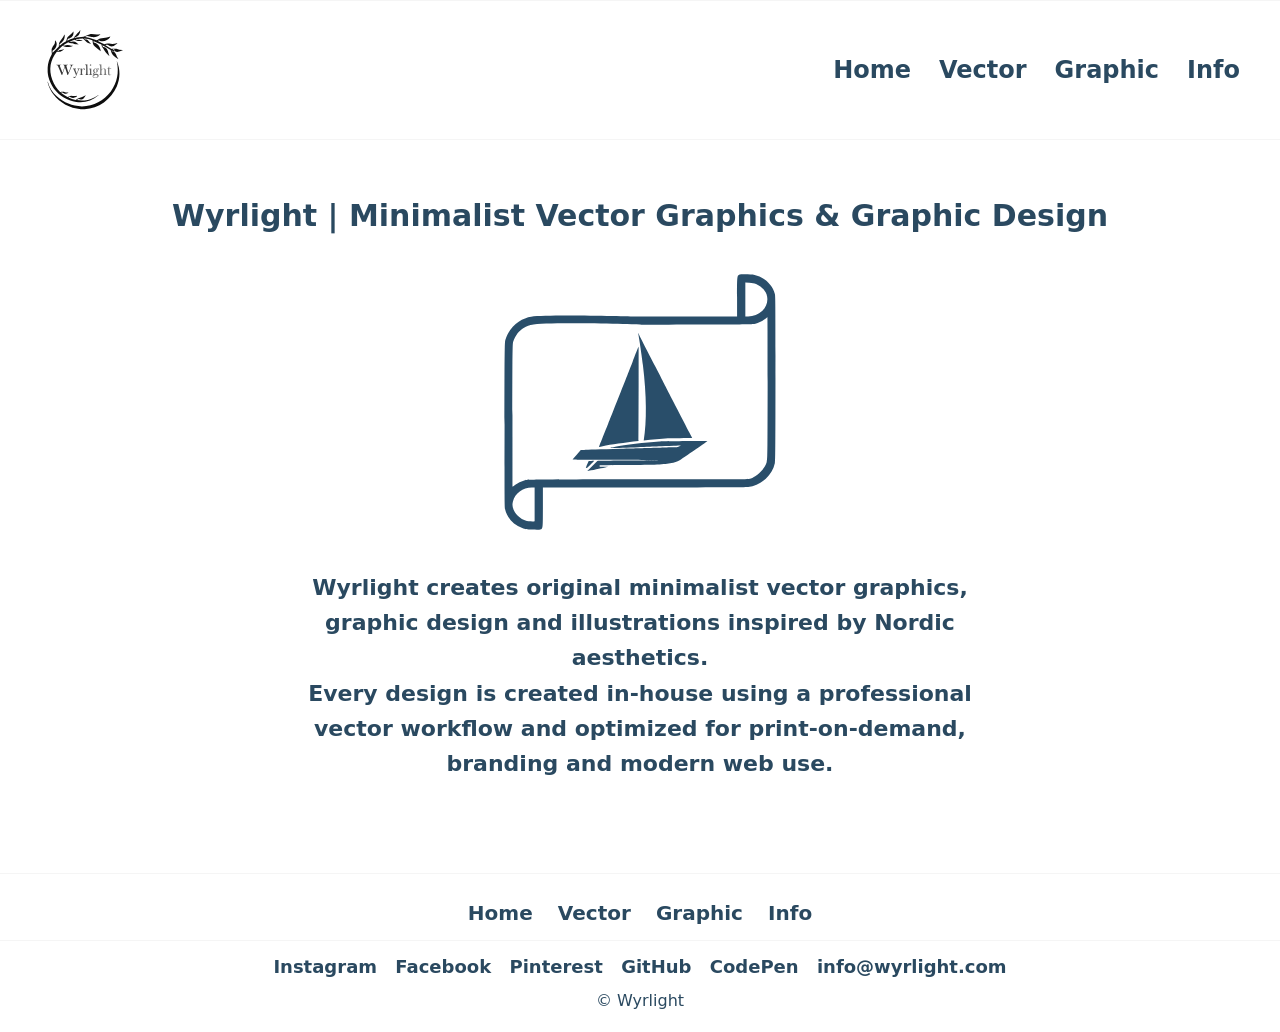
<file: index.html>
<!DOCTYPE html>
<html lang="en">
<head>
    <meta charset="UTF-8">
    <meta name="viewport" content="width=device-width, initial-scale=1.0">

    <title>Wyrlight | Minimalist Vector Graphics & Graphic Design</title>

    <meta name="description" content="Independent design studio creating original minimalist vector graphics, graphic design and Nordic-inspired artwork for print-on-demand, branding and web use.">

    <link rel="canonical" href="https://wyrlight.com">

    <!-- OPEN GRAPH --> 
	
	<!-- See rida keelab Google'il otsingutulemustes pilti näidata -->
	<meta name="robots" content="max-image-preview:none">
	
    <meta property="og:title" content="Wyrlight | Minimalist Vector Graphics & Graphic Design">
    <meta property="og:description" content="Independent design studio creating original minimalist vector graphics, graphic design and Nordic-inspired artwork for print-on-demand, branding and web use.">
    <meta property="og:type" content="website">
    <meta property="og:url" content="https://wyrlight.com">
    <meta property="og:image" content="https://wyrlight.com/assets/img/OG/wyrlight-og.jpg">
    <meta property="og:image:width" content="1200">
    <meta property="og:image:height" content="630">
    <meta property="og:image:alt" content="Wyrlight minimalist vector graphics portfolio">

    <!-- PINTEREST -->
    <meta name="p:domain_verify" content="944cbb497ef9617ee5739a7b83c9f290"/>


	<!-- FAVICON -->
	<!-- 1. Juurkausta favicon (varuversioon ja robotid) -->
	<link rel="icon" href="/favicon.ico" sizes="any">

	<!-- 2. SVG kaasaegsetele brauseritele -->
	<link rel="icon" type="image/svg+xml" href="assets/img/favicon/favicon.svg">

	<!-- 3. Google ja PNG tagavara (48x48 kordsed) -->
	<link rel="icon" type="image/png" sizes="48x48" href="assets/img/favicon/favicon-48x48.png">
	<link rel="icon" type="image/png" sizes="192x192" href="assets/img/favicon/favicon-192x192.png">

	<!-- 4. Apple seadmed -->
	<link rel="apple-touch-icon" sizes="180x180" href="assets/img/favicon/apple-touch-icon.png">

    <!-- CSS -->
    <link rel="stylesheet" href="assets/css/style.css">

<!-- SCHEMA.ORG -->
<script type="application/ld+json">
{
  "@context": "https://schema.org",
  "@type": "Organization",
  "@id": "https://wyrlight.com/#organization",
  "name": "Wyrlight",
  "url": "https://wyrlight.com",
  "logo": "https://wyrlight.com/assets/img/logo/wyrlight-logo.svg",
  "description": "Independent design studio creating original minimalist vector graphics, graphic design, illustrations and SVG-based artwork inspired by Nordic design principles.",
  "email": "info@wyrlight.com",
  "sameAs": [
    "https://www.instagram.com/Wyrlight",
    "https://www.facebook.com/Wyrlight",
    "https://www.pinterest.com/Wyrlight",
    "https://github.com/Wyrlight/Wyrlight",
    "https://sites.google.com/view/wyrlight-portfolio/",
    "https://codepen.io/WyrlightStudio"
  ]
}
</script>

</head>

<body>

<hr class="full-separator">

<div class="page-wrapper">

<header>
    <div class="header-inner">

        <div class="logo">
            <img src="assets/img/logo/wyrlight-logo.svg"
                 alt="Wyrlight minimalist vector design studio logo"
                 width="1024"
                 height="1024">
        </div>

        <nav>
            <a href="index.html">Home</a>
            <a href="vector.html">Vector</a>
            <a href="graphic.html">Graphic</a>
            <a href="info.html">Info</a>
        </nav>

    </div>
</header>

<hr class="full-separator">

<main>

    <h1 class="home-title">
        Wyrlight | Minimalist Vector Graphics & Graphic Design
    </h1>

    <div class="hero">
        <img src="assets/img/hero/hero-sailboat-illustration.svg"
             alt="Original minimalist sailboat vector illustration by Wyrlight inspired by Nordic design"
             width="280"
             height="280"
             fetchpriority="high">
    </div>

    <div class="intro">
            Wyrlight creates original minimalist vector graphics, graphic design and illustrations inspired by Nordic aesthetics.<br>
            Every design is created in-house using a professional vector workflow and optimized for print-on-demand, branding and modern web use.
    </div>

</main>

<footer>

    <div class="footer-nav-block">
        <a href="index.html">Home</a>
        <a href="vector.html">Vector</a>
        <a href="graphic.html">Graphic</a>
        <a href="info.html">Info</a>
    </div>

	<div class="footer-social">
		<a href="https://www.instagram.com/Wyrlight/" target="_blank" rel="noopener">Instagram</a>
		<a href="https://www.facebook.com/Wyrlight/" target="_blank" rel="noopener">Facebook</a>
		<a href="https://www.pinterest.com/Wyrlight" target="_blank" rel="noopener">Pinterest</a>
		<a href="https://github.com/Wyrlight/Wyrlight" target="_blank" rel="noopener">GitHub</a>
		<a href="https://codepen.io/WyrlightStudio" target="_blank" rel="noopener">CodePen</a>
		<a href="mailto:info@wyrlight.com">info@wyrlight.com</a>
	</div>

    <div class="footer-copy">
        © Wyrlight
    </div>

</footer>

</div>

</body>
</html>
</file>
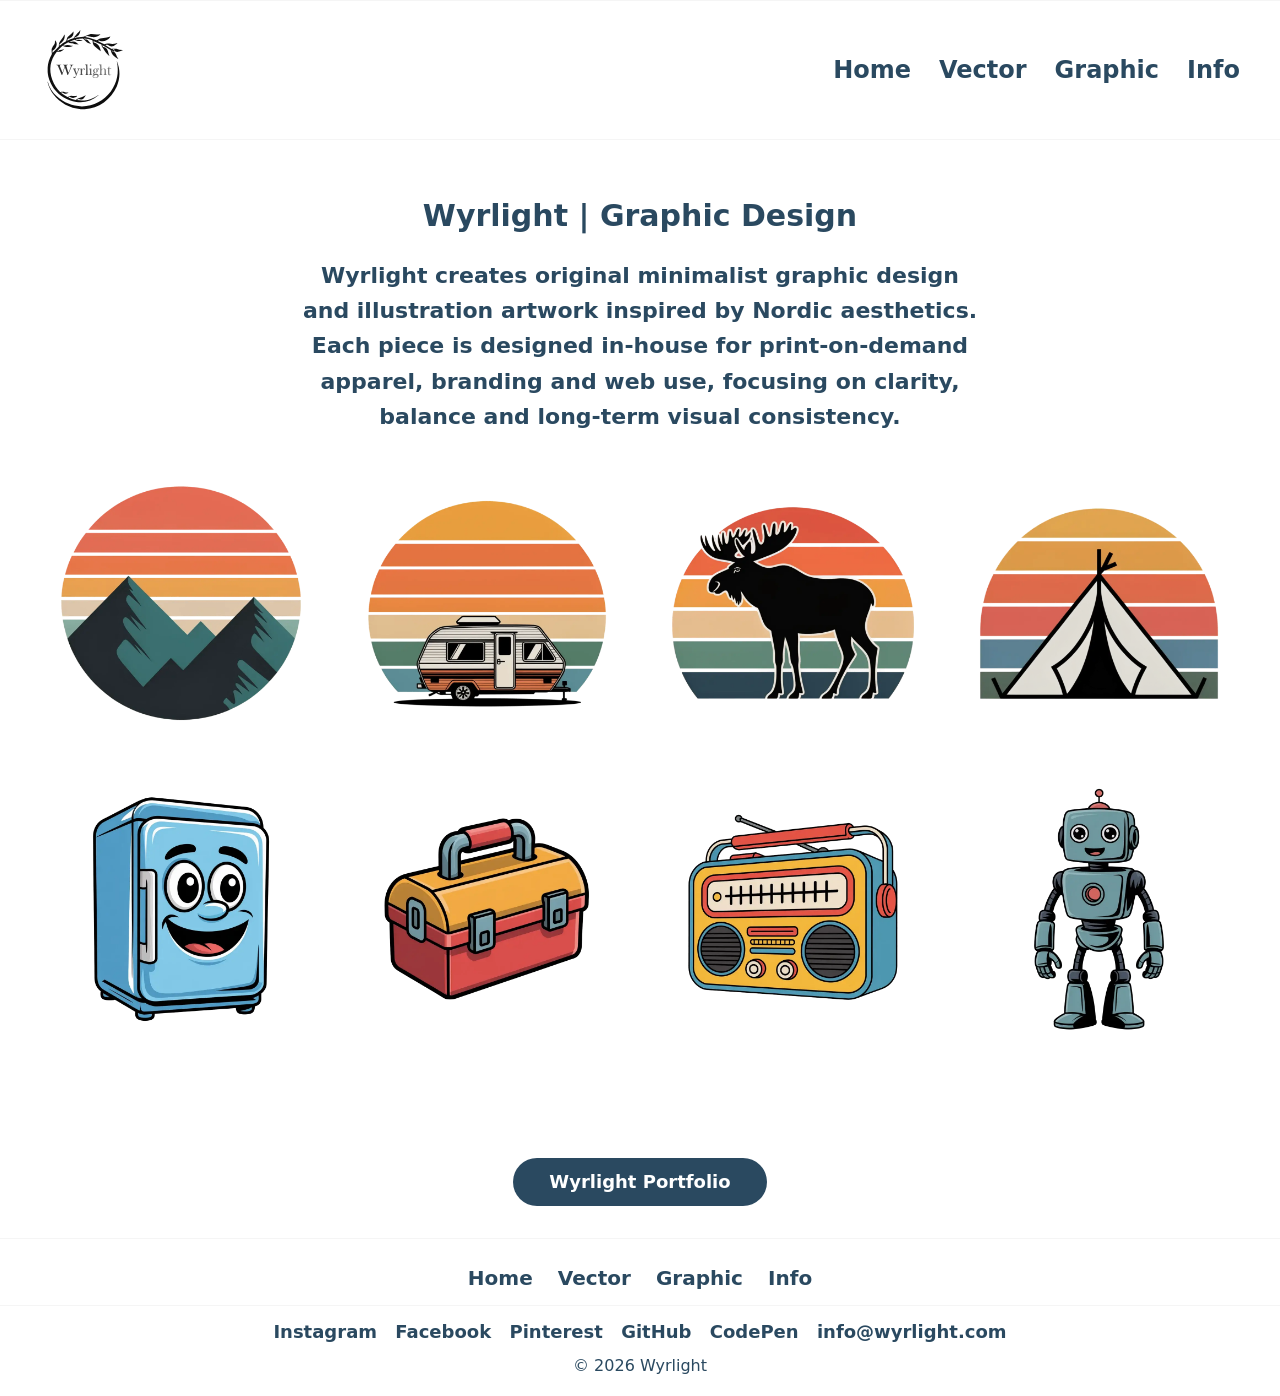
<file: graphic.html>
<!DOCTYPE html>
<html lang="en">
<head>
    <meta charset="UTF-8">
    <meta name="viewport" content="width=device-width, initial-scale=1.0">

    <title>Wyrlight | Graphic Design</title>

    <link rel="canonical" href="https://wyrlight.com/graphic.html">

    <meta name="description" content="Original minimalist graphic design and illustration artwork by Wyrlight. Nordic-inspired visual style created for print-on-demand apparel, branding and web use.">

    <!-- OPEN GRAPH -->
	<!-- See rida keelab Google'il otsingutulemustes pilti näidata -->
	<meta name="robots" content="max-image-preview:none">
	
    <meta property="og:title" content="Wyrlight | Graphic Design">
    <meta property="og:description" content="Original minimalist graphic design and illustration artwork by Wyrlight. Nordic-inspired visual style created for print-on-demand apparel, branding and web use.">
    <meta property="og:type" content="website">
    <meta property="og:url" content="https://wyrlight.com/graphic.html">
    <meta property="og:image" content="https://wyrlight.com/assets/img/graphic/mountains-retro-sunset-minimal.webp">

    <!-- PINTEREST -->
    <meta name="p:domain_verify" content="944cbb497ef9617ee5739a7b83c9f290"/>

    <!-- FAVICON -->

	<!-- 0. Lisatud ka favicon.ico presse -->
	<link rel="shortcut icon" href="favicon.ico" type="image/x-icon">
	
	<!-- 1. Kaasaegsed brauserid valivad selle (lõpmatu kvaliteet, pisike failimaht) -->
	<link rel="icon" type="image/svg+xml" href="assets/img/favicon/favicon.svg">

	<!-- 2. Tagavara (Fallback) vanematele brauseritele, mis SVG-d ei toeta -->
	<link rel="icon" type="image/png" sizes="32x32" href="assets/img/favicon/favicon-32x32.png">
	<link rel="icon" type="image/png" sizes="48x48" href="assets/img/favicon/favicon-48x48.png">

	<!-- 3. Apple seadmete jaoks (kuna iOS ei pruugi SVG-d koduekraanile salvestamisel alati ideaalselt toetada) -->
	<link rel="apple-touch-icon" sizes="180x180" href="assets/img/favicon/apple-touch-icon.png">

    <!-- CSS -->
    <link rel="stylesheet" href="assets/css/style.css">
</head>

<body>

<hr class="full-separator">

<div class="page-wrapper">

<header>
    <div class="header-inner">

        <div class="logo">
            <img src="assets/img/logo/wyrlight-logo.svg"
                 alt="Wyrlight minimalist vector design studio logo"
                 width="1024"
                 height="1024">
        </div>

        <nav>
            <a href="index.html">Home</a>
            <a href="vector.html">Vector</a>
            <a href="graphic.html">Graphic</a>
            <a href="info.html">Info</a>
        </nav>

    </div>
</header>

<hr class="full-separator">

<main>

    <h1 class="home-title">
        Wyrlight | Graphic Design
    </h1>

    <div class="intro">
        Wyrlight creates original minimalist graphic design and illustration artwork inspired by Nordic aesthetics.
        Each piece is designed in-house for print-on-demand apparel, branding and web use, focusing on clarity, balance and long-term visual consistency.
    </div>

    <div class="gallery-container">
        <div class="gallery-grid">

            <img src="assets/img/graphic/mountains-retro-sunset-minimal.webp"
                 alt="Original minimalist mountain sunset graphic illustration by Wyrlight">

            <img src="assets/img/graphic/caravan-retro-sunset-minimal.webp"
                 alt="Original minimalist caravan retro sunset illustration by Wyrlight">

            <img src="assets/img/graphic/moose-retro-sunset-minimal.webp"
                 alt="Original minimalist moose Nordic sunset illustration by Wyrlight">

            <img src="assets/img/graphic/tent-retro-sunset-minimal.webp"
                 alt="Original minimalist tent landscape illustration by Wyrlight">

            <img src="assets/img/graphic/freezer-fun-vector-illustration.webp"
                 alt="Original minimalist cartoon refrigerator character illustration by Wyrlight">

            <img src="assets/img/graphic/toolbox-chunky-vector-design.webp"
                 alt="Original minimalist retro toolbox graphic illustration by Wyrlight">

            <img src="assets/img/graphic/retro-radio-bold-vector.webp"
                 alt="Original minimalist retro radio illustration by Wyrlight">

            <img src="assets/img/graphic/friendly-robot-minimal-vector.webp"
                 alt="Original minimalist friendly robot character illustration by Wyrlight">

        </div>
    </div>

</main>

<div class="portfolio-block">
    <a class="portfolio-button"
   	href="https://wyrlight.com/portfolio/">
    Wyrlight Portfolio
	</a>
</div>

<footer>

    <div class="footer-nav-block">
        <a href="index.html">Home</a>
        <a href="vector.html">Vector</a>
        <a href="graphic.html">Graphic</a>
        <a href="info.html">Info</a>
    </div>

	<div class="footer-social">
		<a href="https://www.instagram.com/Wyrlight/" target="_blank" rel="noopener">Instagram</a>
		<a href="https://www.facebook.com/Wyrlight/" target="_blank" rel="noopener">Facebook</a>
		<a href="https://www.pinterest.com/Wyrlight" target="_blank" rel="noopener">Pinterest</a>
		<a href="https://github.com/Wyrlight/Wyrlight" target="_blank" rel="noopener">GitHub</a>
		<a href="https://codepen.io/WyrlightStudio" target="_blank" rel="noopener">CodePen</a>
		<a href="mailto:info@wyrlight.com">info@wyrlight.com</a>
	</div>

    <div class="footer-copy">
        © 2026 Wyrlight
    </div>

</footer>

</div>

</body>
</html>
</file>
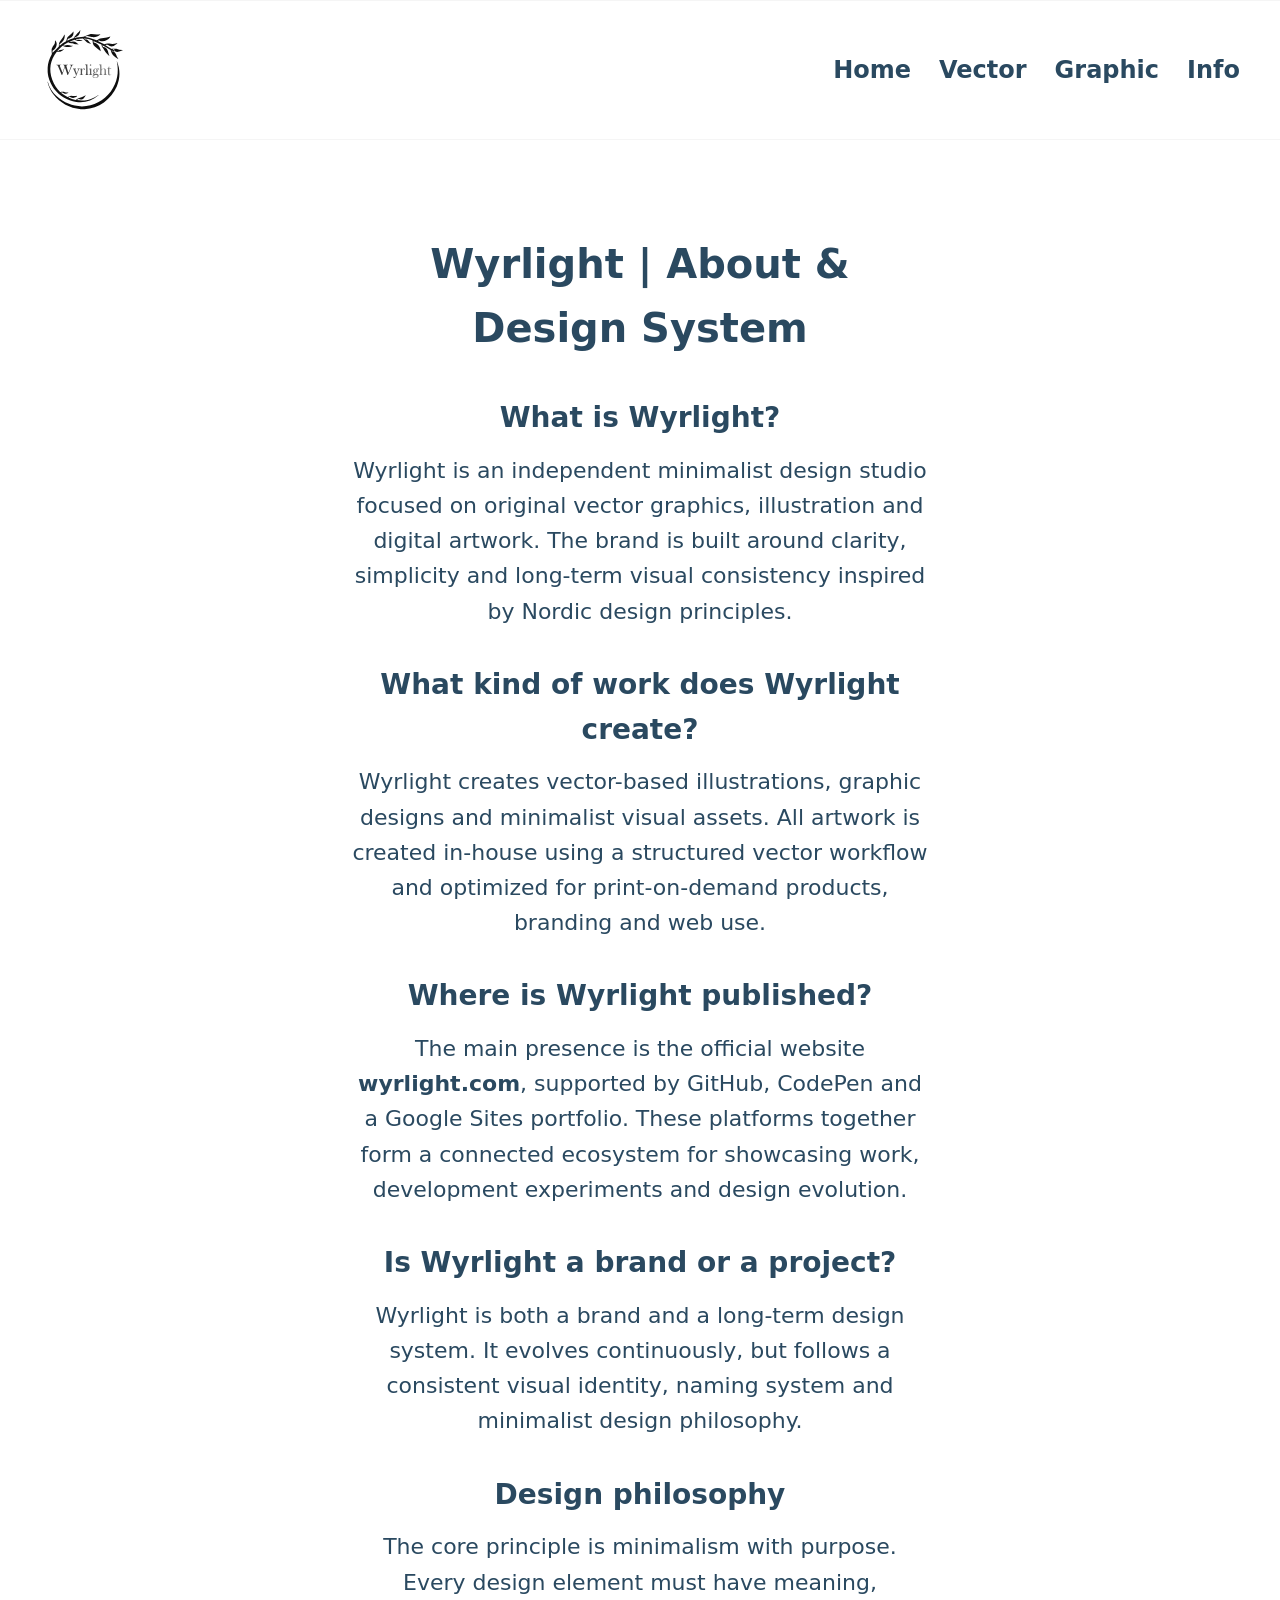
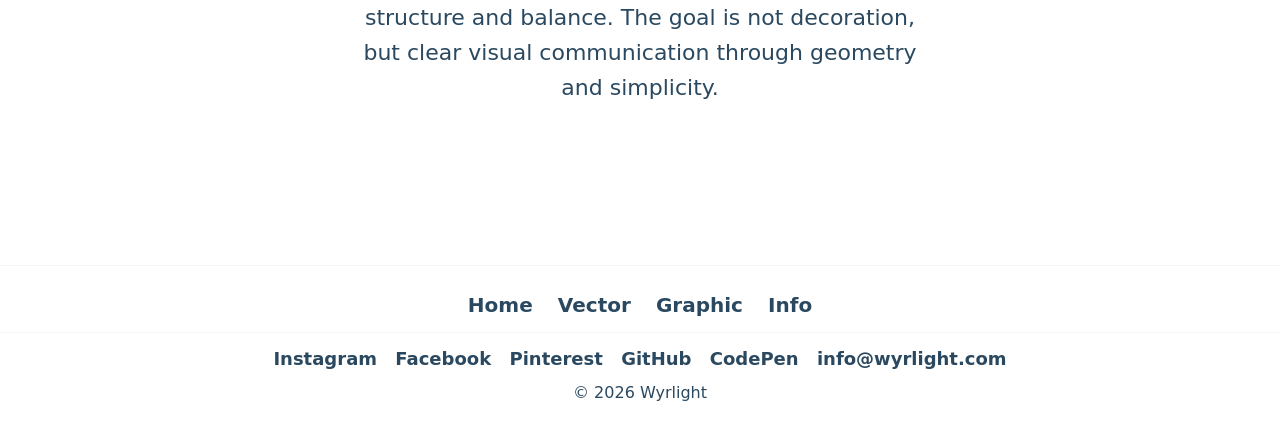
<file: info.html>
<!DOCTYPE html>
<html lang="en">
<head>
    <meta charset="UTF-8">
    <meta name="viewport" content="width=device-width, initial-scale=1.0">

    <title>Wyrlight Studio | Minimalist Design and Vector Art</title>

    <link rel="canonical" href="https://wyrlight.com/info.html">

    <meta name="description" content="Wyrlight is an independent minimalist design studio creating original vector graphics, illustrations and print-on-demand art with Nordic aesthetics.">
    <!-- OPEN GRAPH -->
	<!-- See rida keelab Google'il otsingutulemustes pilti näidata -->
	<meta name="robots" content="max-image-preview:none">
	
    <meta property="og:title" content="Wyrlight Studio | Minimalist Design and Vector Art">
    <meta property="og:description" content="Wyrlight is an independent minimalist design studio creating original vector graphics, illustrations and print-on-demand art with Nordic aesthetics.">
    <meta property="og:type" content="website">
    <meta property="og:url" content="https://wyrlight.com/info.html">
    <meta property="og:image" content="https://wyrlight.com/assets/img/hero/hero-sailboat-illustration.svg">

    <!-- PINTEREST -->
    <meta name="p:domain_verify" content="944cbb497ef9617ee5739a7b83c9f290"/>

		<!-- FAVICON -->

	<!-- 0. Lisatud ka favicon.ico presse -->
	<link rel="shortcut icon" href="favicon.ico" type="image/x-icon">

	<!-- 1. Kaasaegsed brauserid valivad selle (lõpmatu kvaliteet, pisike failimaht) -->
	<link rel="icon" type="image/svg+xml" href="assets/img/favicon/favicon.svg">

	<!-- 2. Tagavara (Fallback) vanematele brauseritele, mis SVG-d ei toeta -->
	<link rel="icon" type="image/png" sizes="32x32" href="assets/img/favicon/favicon-32x32.png">
	<link rel="icon" type="image/png" sizes="48x48" href="assets/img/favicon/favicon-48x48.png">

	<!-- 3. Apple seadmete jaoks (kuna iOS ei pruugi SVG-d koduekraanile salvestamisel alati ideaalselt toetada) -->
	<link rel="apple-touch-icon" sizes="180x180" href="assets/img/favicon/apple-touch-icon.png">
    
    <!-- CSS -->
    <link rel="stylesheet" href="assets/css/style.css">
</head>

<body>

<hr class="full-separator">

<div class="page-wrapper">

    <header>
        <div class="header-inner">

            <div class="logo">
                <img src="assets/img/logo/wyrlight-logo.svg"
                     alt="Wyrlight minimalist vector design studio logo"
                     width="1024"
                     height="1024">
            </div>

            <nav>
                <a href="index.html">Home</a>
                <a href="vector.html">Vector</a>
                <a href="graphic.html">Graphic</a>
                <a href="info.html">Info</a>
            </nav>

        </div>
    </header>

    <hr class="full-separator">

    <main>

        <section class="info-wrapper">

            <h1 class="info-title">Wyrlight | About & Design System</h1>

            <div class="info-qna">

                <h2>What is Wyrlight?</h2>
                <p>
                    Wyrlight is an independent minimalist design studio focused on original vector graphics, illustration and digital artwork.
                    The brand is built around clarity, simplicity and long-term visual consistency inspired by Nordic design principles.
                </p>

                <h2>What kind of work does Wyrlight create?</h2>
                <p>
                    Wyrlight creates vector-based illustrations, graphic designs and minimalist visual assets.
                    All artwork is created in-house using a structured vector workflow and optimized for print-on-demand products, branding and web use.
                </p>

                <h2>Where is Wyrlight published?</h2>
                <p>
                    The main presence is the official website <strong>wyrlight.com</strong>, supported by GitHub, CodePen and a Google Sites portfolio.
                    These platforms together form a connected ecosystem for showcasing work, development experiments and design evolution.
                </p>

                <h2>Is Wyrlight a brand or a project?</h2>
                <p>
                    Wyrlight is both a brand and a long-term design system.
                    It evolves continuously, but follows a consistent visual identity, naming system and minimalist design philosophy.
                </p>

                <h2>Design philosophy</h2>
                <p>
                    The core principle is minimalism with purpose.
                    Every design element must have meaning, structure and balance.
                    The goal is not decoration, but clear visual communication through geometry and simplicity.
                </p>

            </div>

        </section>

    </main>

    <footer>

        <div class="footer-nav-block">
            <a href="index.html">Home</a>
            <a href="vector.html">Vector</a>
            <a href="graphic.html">Graphic</a>
            <a href="info.html">Info</a>
        </div>

		<div class="footer-social">
			<a href="https://www.instagram.com/Wyrlight/" target="_blank" rel="noopener">Instagram</a>
			<a href="https://www.facebook.com/Wyrlight/" target="_blank" rel="noopener">Facebook</a>
			<a href="https://www.pinterest.com/Wyrlight" target="_blank" rel="noopener">Pinterest</a>
			<a href="https://github.com/Wyrlight/Wyrlight" target="_blank" rel="noopener">GitHub</a>
			<a href="https://codepen.io/WyrlightStudio" target="_blank" rel="noopener">CodePen</a>
			<a href="mailto:info@wyrlight.com">info@wyrlight.com</a>
		</div>

        <div class="footer-copy">
            © 2026 Wyrlight
        </div>

    </footer>

</div>

</body>
</html>
</file>
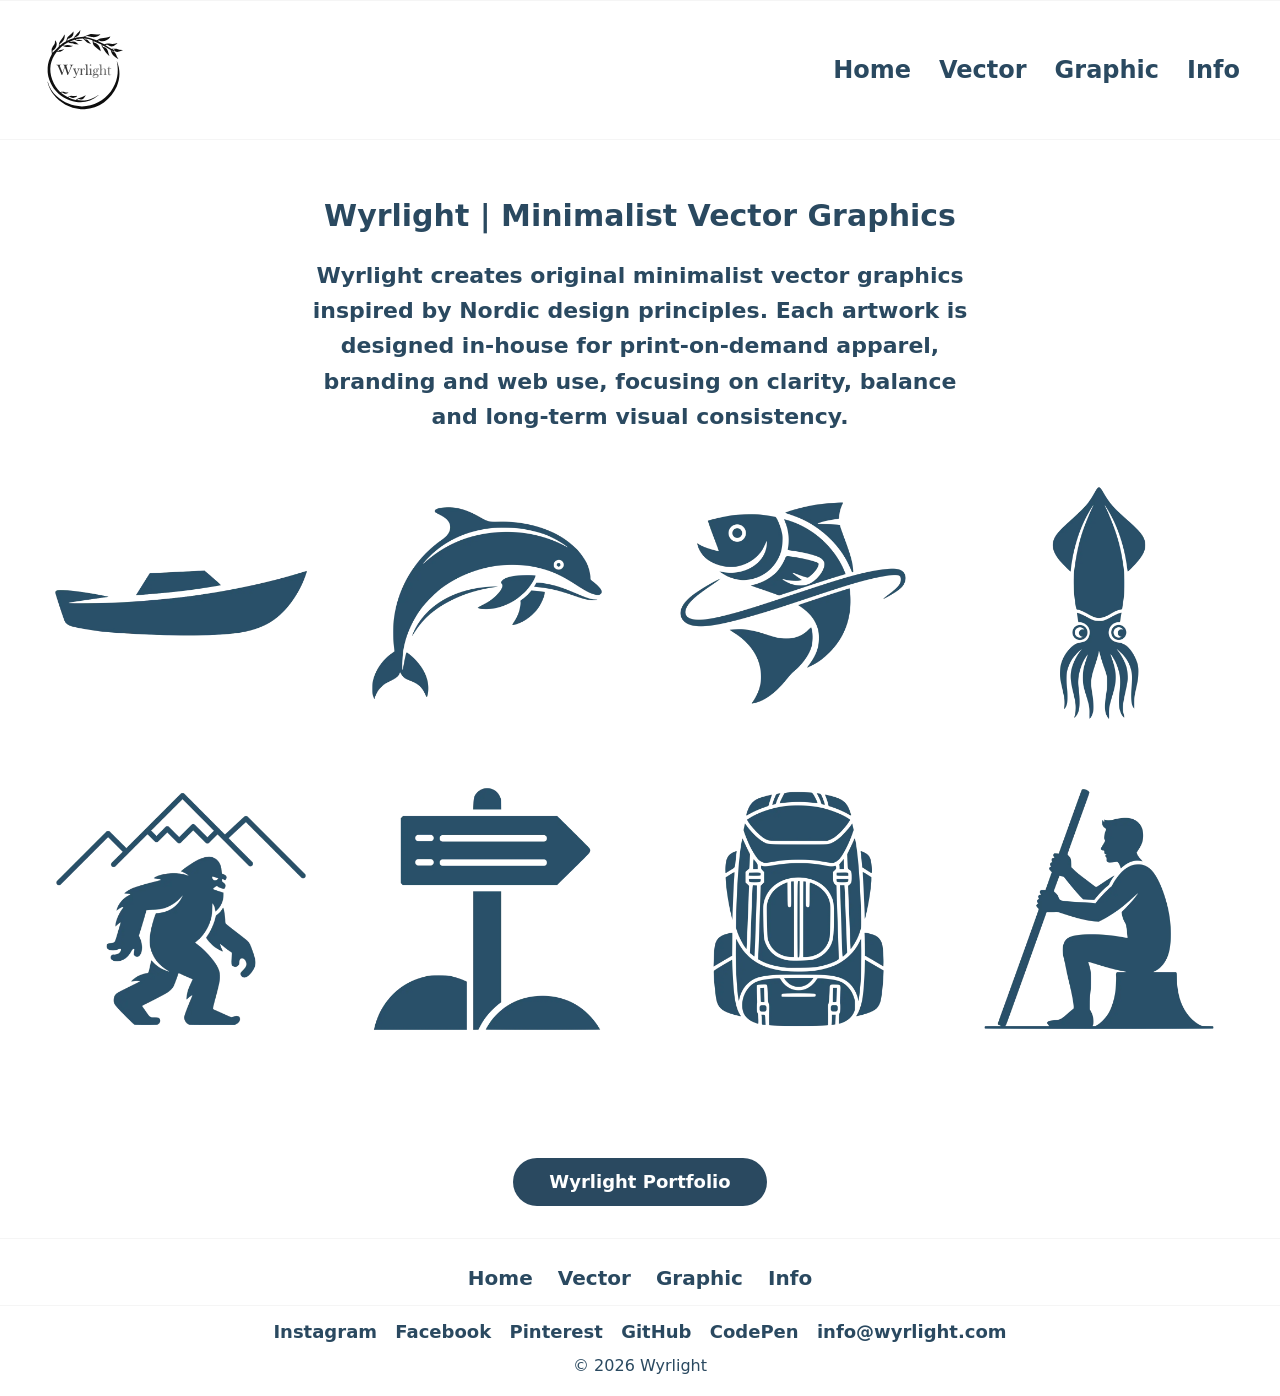
<file: vector.html>
<!DOCTYPE html>
<html lang="en">
<head>
    <meta charset="UTF-8">
    <meta name="viewport" content="width=device-width, initial-scale=1.0">

    <title>Wyrlight | Minimalist Vector Graphics</title>

    <meta name="description" content="Original minimalist vector graphics and Nordic-inspired design artwork by Wyrlight. Created for print-on-demand apparel, branding and web use.">

    <link rel="canonical" href="https://wyrlight.com/vector.html">

    <!-- OPEN GRAPH -->
	<!-- See rida keelab Google'il otsingutulemustes pilti näidata -->
	<meta name="robots" content="max-image-preview:none">
	
    <meta property="og:title" content="Wyrlight | Minimalist Vector Graphics">
    <meta property="og:description" content="Original minimalist vector graphics and graphic design artwork by Wyrlight. Created for print-on-demand apparel, branding and web use.">
    <meta property="og:type" content="website">
    <meta property="og:url" content="https://wyrlight.com/vector.html">
    <meta property="og:image" content="https://wyrlight.com/assets/img/vector/motorboat-vector-logo.webp">

    <!-- FAVICON -->

	<!-- 0. Lisatud ka favicon.ico presse -->
	<link rel="shortcut icon" href="favicon.ico" type="image/x-icon">
	
	<!-- 1. Kaasaegsed brauserid valivad selle (lõpmatu kvaliteet, pisike failimaht) -->
	<link rel="icon" type="image/svg+xml" href="assets/img/favicon/favicon.svg">

	<!-- 2. Tagavara (Fallback) vanematele brauseritele, mis SVG-d ei toeta -->
	<link rel="icon" type="image/png" sizes="32x32" href="assets/img/favicon/favicon-32x32.png">
	<link rel="icon" type="image/png" sizes="48x48" href="assets/img/favicon/favicon-48x48.png">

	<!-- 3. Apple seadmete jaoks (kuna iOS ei pruugi SVG-d koduekraanile salvestamisel alati ideaalselt toetada) -->
	<link rel="apple-touch-icon" sizes="180x180" href="assets/img/favicon/apple-touch-icon.png">

    <!-- CSS -->
    <link rel="stylesheet" href="assets/css/style.css">
</head>

<body>

<hr class="full-separator">

<div class="page-wrapper">

<header>
    <div class="header-inner">
        <div class="logo">
            <img src="assets/img/logo/wyrlight-logo.svg"
                 alt="Wyrlight"
                 width="1024"
                 height="1024">
        </div>

        <nav>
            <a href="index.html">Home</a>
            <a href="vector.html">Vector</a>
            <a href="graphic.html">Graphic</a>
            <a href="info.html">Info</a>
        </nav>
    </div>
</header>

<hr class="full-separator">

<main>

    <h1 class="home-title">
        Wyrlight | Minimalist Vector Graphics
    </h1>

    <div class="intro">
        Wyrlight creates original minimalist vector graphics inspired by Nordic design principles. Each artwork is designed in-house for print-on-demand apparel, branding and web use, focusing on clarity, balance and long-term visual consistency.
    </div>

    <div class="gallery-container">
        <div class="gallery-grid">

           <img src="assets/img/vector/motorboat-vector-logo.webp"
                 alt="Original minimalist motorboat vector logo by Wyrlight inspired by Nordic design">

            <img src="assets/img/vector/dolphin-minimal-vector.webp"
                 alt="Original minimalist dolphin vector illustration by Wyrlight">

            <img src="assets/img/vector/jumping-fish-wave-logo.webp"
                 alt="Original minimalist fish and wave vector logo by Wyrlight">

            <img src="assets/img/vector/squid-minimal-vector.webp"
                 alt="Original minimalist squid vector illustration by Wyrlight">

            <img src="assets/img/vector/bigfoot-mountain-minimal-vector.webp"
                 alt="Original minimalist Bigfoot mountain vector illustration by Wyrlight">

            <img src="assets/img/vector/trail-sign-vector-icon.webp"
                 alt="Original minimalist hiking trail sign vector icon by Wyrlight">

            <img src="assets/img/vector/backpack-minimal-vector.webp"
                 alt="Original minimalist hiking backpack vector design by Wyrlight">

            <img src="assets/img/vector/man-sitting-on-stump-vector.webp"
                 alt="Original minimalist outdoor hiker vector illustration by Wyrlight">
        </div>
    </div>

</main>

<div class="portfolio-block">
    <a class="portfolio-button"
   	href="https://wyrlight.com/portfolio/">
    Wyrlight Portfolio
	</a>
</div>

<footer>

    <div class="footer-nav-block">
        <a href="index.html">Home</a>
        <a href="vector.html">Vector</a>
        <a href="graphic.html">Graphic</a>
        <a href="info.html">Info</a>
    </div>

	<div class="footer-social">
		<a href="https://www.instagram.com/Wyrlight/" target="_blank" rel="noopener">Instagram</a>
		<a href="https://www.facebook.com/Wyrlight/" target="_blank" rel="noopener">Facebook</a>
		<a href="https://www.pinterest.com/Wyrlight" target="_blank" rel="noopener">Pinterest</a>
		<a href="https://github.com/Wyrlight/Wyrlight" target="_blank" rel="noopener">GitHub</a>
		<a href="https://codepen.io/WyrlightStudio" target="_blank" rel="noopener">CodePen</a>
		<a href="mailto:info@wyrlight.com">info@wyrlight.com</a>
	</div>

    <div class="footer-copy">
        © 2026 Wyrlight
    </div>

</footer>

</div>

</body>
</html>
</file>
<file: assets/css/style.css>
/* RESET */
* {
    margin: 0;
    padding: 0;
    box-sizing: border-box;
}

html, body {
    background: #FFFFFF;
    color: #2A4960;
    font-family: system-ui, sans-serif;
    line-height: 1.6;
}

/* FULL WIDTH SEPARATOR */
.full-separator {
    border: none;
    border-top: 1px solid #F5F5F5;
    width: 100vw;
    margin-left: calc(50% - 50vw);
    margin-right: calc(50% - 50vw);
    margin-top: 0;
    margin-bottom: 0;
}

/* KESKNE TAHVEL */
.page-wrapper {
    width: 100%;
    max-width: 1200px;
    margin: 0 auto;
}

/* GALLERY CONTAINER */
.gallery-container {
    max-width: 1200px;
    margin: 0 auto;
}

/* HEADER */
header {
    width: 100%;
    background: #FFFFFF;
}

.header-inner {
    display: flex;
    justify-content: space-between;
    align-items: center;
    padding: 24px 0;
}

/* LOGO */
.logo img {
    width: 90px;
    height: 90px;
    display: block;
}

/* NAVIGATION */
header nav {
    display: flex;
    align-items: center;
    gap: 28px;
}

header nav a {
    text-decoration: none;
    color: #2A4960;
    font-weight: 600;
    font-size: 24px;
    white-space: nowrap;
}

/* MAIN */
main {
    padding: 32px 0 48px 0;
}

/* HOME TITLE */
.home-title {
    text-align: center;
    padding: 20px 20px 10px 20px;
    font-size: 30px;
    font-weight: 600;
}

/* HERO */
.hero {
    text-align: center;
    margin: 12px 0 20px 0;
}

.hero img {
    width: 100%;
    max-width: 280px;
    height: auto;
    display: block;
    margin: 0 auto;
}

.intro {

    text-align: center;
    padding: 8px 20px 12px 20px;
    font-size: 22px;
    font-weight: 600;
    max-width: 720px;
    margin: 0 auto;

}

/* INFO PAGE */
.info-wrapper {
    max-width: 620px;
    margin: 60px auto 80px auto;
    text-align: center;
    padding: 0 20px;
}

.info-title {

    font-size: 40px;
    font-weight: 600;

    text-align: center;

    margin-bottom: 36px;

}

.info-qna h2 {

    font-size: 28px;
    font-weight: 600;

    margin: 34px 0 12px;

}

.info-qna p {

    font-size: 22px;
    font-weight: 500;

    line-height: 1.6;

    margin-bottom: 24px;

}

/* PORTFOLIO */
.portfolio-block {
    text-align: center;
    margin: 20px 0 32px 0;
}

.portfolio-button {
    display: inline-flex;
    align-items: center;
    justify-content: center;
    padding: 14px 36px;
    background: #2A4960;
    color: #FFFFFF;
    text-decoration: none;
    font-weight: 600;
    font-size: 18px;
    border-radius: 999px;
    line-height: 1;
    height: 48px;
    transition: opacity 0.2s ease;
}

.portfolio-button:hover {
    opacity: 0.85;
}

/* GALLERY */
.gallery-grid {
    display: grid;
    grid-template-columns: repeat(4, 1fr);
    gap: 24px;
    padding: 16px 0 40px 0;
}

.gallery-grid img {
    width: 100%;
    height: auto;
    border-radius: 6px;
    display: block;
}

/* FOOTER */
footer {
    margin-top: 32px;
    padding: 24px 0 18px 0;
    text-align: center;
    position: relative;
}

footer::before {
    content: "";
    position: absolute;
    top: 0;
    left: 50%;
    width: 100vw;
    margin-left: -50vw;
    border-top: 1px solid #F5F5F5;
}

.footer-nav-block {
    padding-bottom: 12px;
    margin-bottom: 12px;
    position: relative;
}

.footer-nav-block::after {
    content: "";
    position: absolute;
    bottom: 0;
    left: 50%;
    width: 100vw;
    margin-left: -50vw;
    border-bottom: 1px solid #F5F5F5;
}

.footer-nav-block a {
    margin: 0 10px;
    text-decoration: none;
    color: #2A4960;
    font-weight: 600;
    font-size: 20px;
    white-space: nowrap;
}

.footer-social {
    margin-top: 8px;
    font-size: 18px;
    font-weight: 600;
}

.footer-social a {
    text-decoration: none;
    color: #2A4960;
    margin: 0 6px;
    white-space: nowrap;
}

.footer-copy {
    margin-top: 6px;
    font-size: 16px;
}

/* MOBILE */
@media (max-width: 768px) {

    .page-wrapper {
        max-width: 100%;
        padding: 0 16px;
    }

    .header-inner {
        flex-direction: column;
        gap: 10px;
        padding: 16px 0 10px 0;
    }

    .logo img {
    width: 70px;
    height: 70px;
    display: block;
    }

    header nav {
        justify-content: center;
        gap: 8px;
        flex-wrap: nowrap;
    }

    header nav a {
        font-size: 14px;
        margin: 0 2px;
    }

    main {
        padding: 20px 0 28px 0;
    }

    .home-title {
        font-size: 20px;
        line-height: 1.25;
        padding: 12px 8px 8px 8px;
    }

    .hero {
        margin: 8px 0 14px 0;
    }

    .hero img {
        max-width: 240px;
    }

    .intro {
        font-size: 15px;
        padding: 6px 4px 8px 4px;
    }

    .portfolio-block {
        margin: 16px 0 22px 0;
    }

    .portfolio-button {
        font-size: 15px;
        padding: 10px 22px;
    }

    .gallery-grid {
        grid-template-columns: 1fr;
        gap: 16px;
        padding: 12px 0 28px 0;
    }

    .info-wrapper {
        max-width: 100%;
        margin: 40px auto 60px auto;
        padding: 0 16px;
    }

    .info-title {
        font-size: 20px;
        margin-bottom: 18px;
    }

    .info-text {
        font-size: 15px;
        line-height: 1.45;
        margin-bottom: 40px;
    }

    .footer-social {
        margin-top: 6px;
        line-height: 1.4;
        font-size: 13px;
        display: flex;
        flex-wrap: wrap;
        justify-content: center;
        gap: 6px 10px;
    }

    .footer-social a[href^="mailto"] {
        flex-basis: 100%;
        text-align: center;
        margin-top: 4px;
    }

    .footer-copy {
        margin-top: 10px;
        font-size: 12px;
    }
}
</file>
